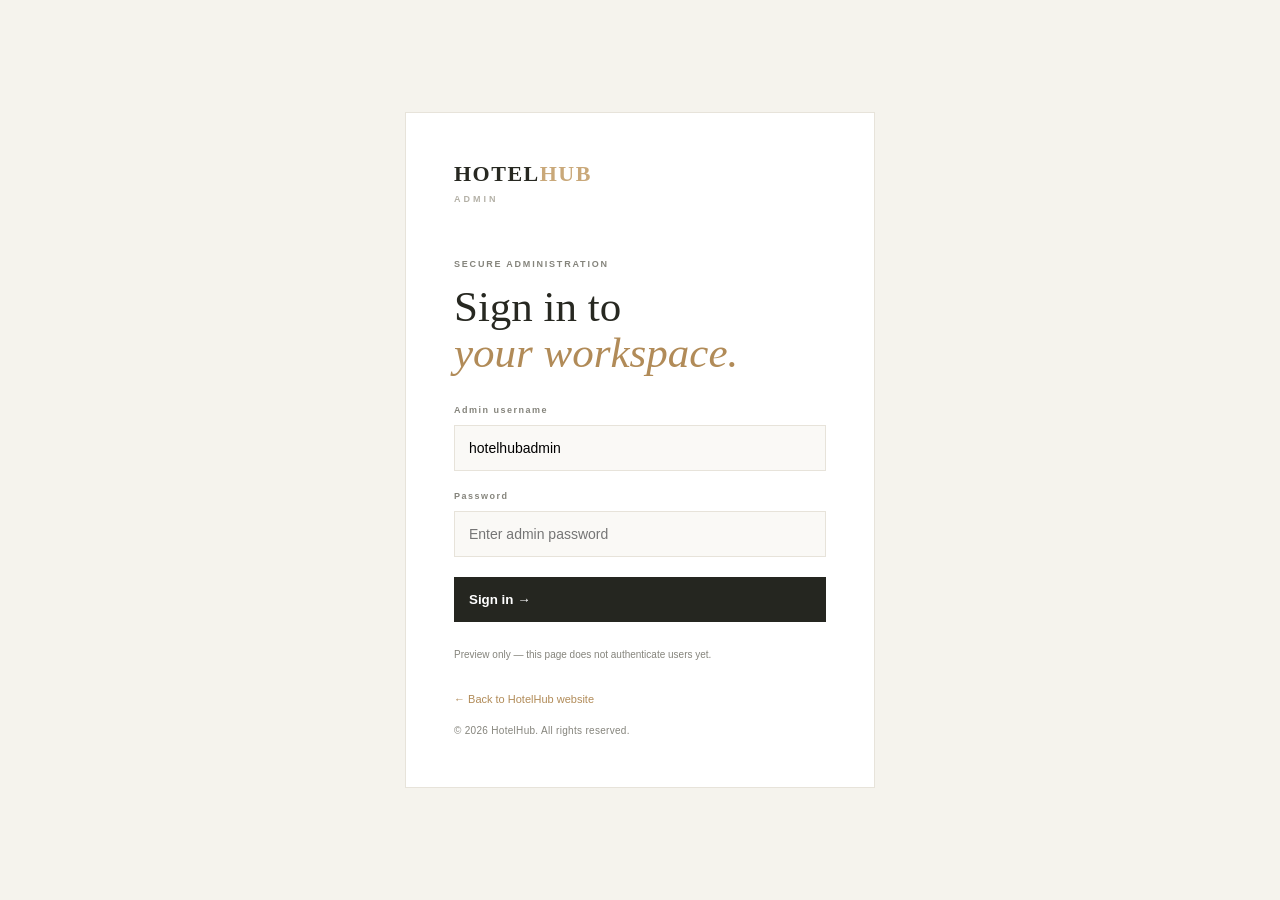
<file: admin-login.html>
<!DOCTYPE html>
<html lang="en">
<head>
    <meta charset="UTF-8">
    <meta name="viewport" content="width=device-width, initial-scale=1.0">
    <title>HotelHub Admin Login</title>
    <link rel="stylesheet" href="css/admin.css">
</head>
<body class="admin-login-page">
    <main class="admin-login-card">
        <a class="admin-brand" href="index.html">HOTEL<span>HUB</span><small>ADMIN</small></a>
        <p class="side-label">SECURE ADMINISTRATION</p>
        <h1>Sign in to<br><em>your workspace.</em></h1>
        <form class="simple-form" onsubmit="event.preventDefault(); alert('This is a visual preview. Secure admin authentication will be implemented in Django.');">
            <label>Admin username<input type="text" value="hotelhubadmin" autocomplete="username" required></label>
            <label>Password<input type="password" placeholder="Enter admin password" autocomplete="current-password" required></label>
            <button class="admin-login-button" type="submit">Sign in →</button>
        </form>
        <p class="admin-disclaimer">Preview only — this page does not authenticate users yet.</p>
        <a class="back-link" href="index.html">← Back to HotelHub website</a>
        <p class="site-copy site-copy-admin">&copy; 2026 HotelHub. All rights reserved.</p>
    </main>
</body>
</html>
</file>
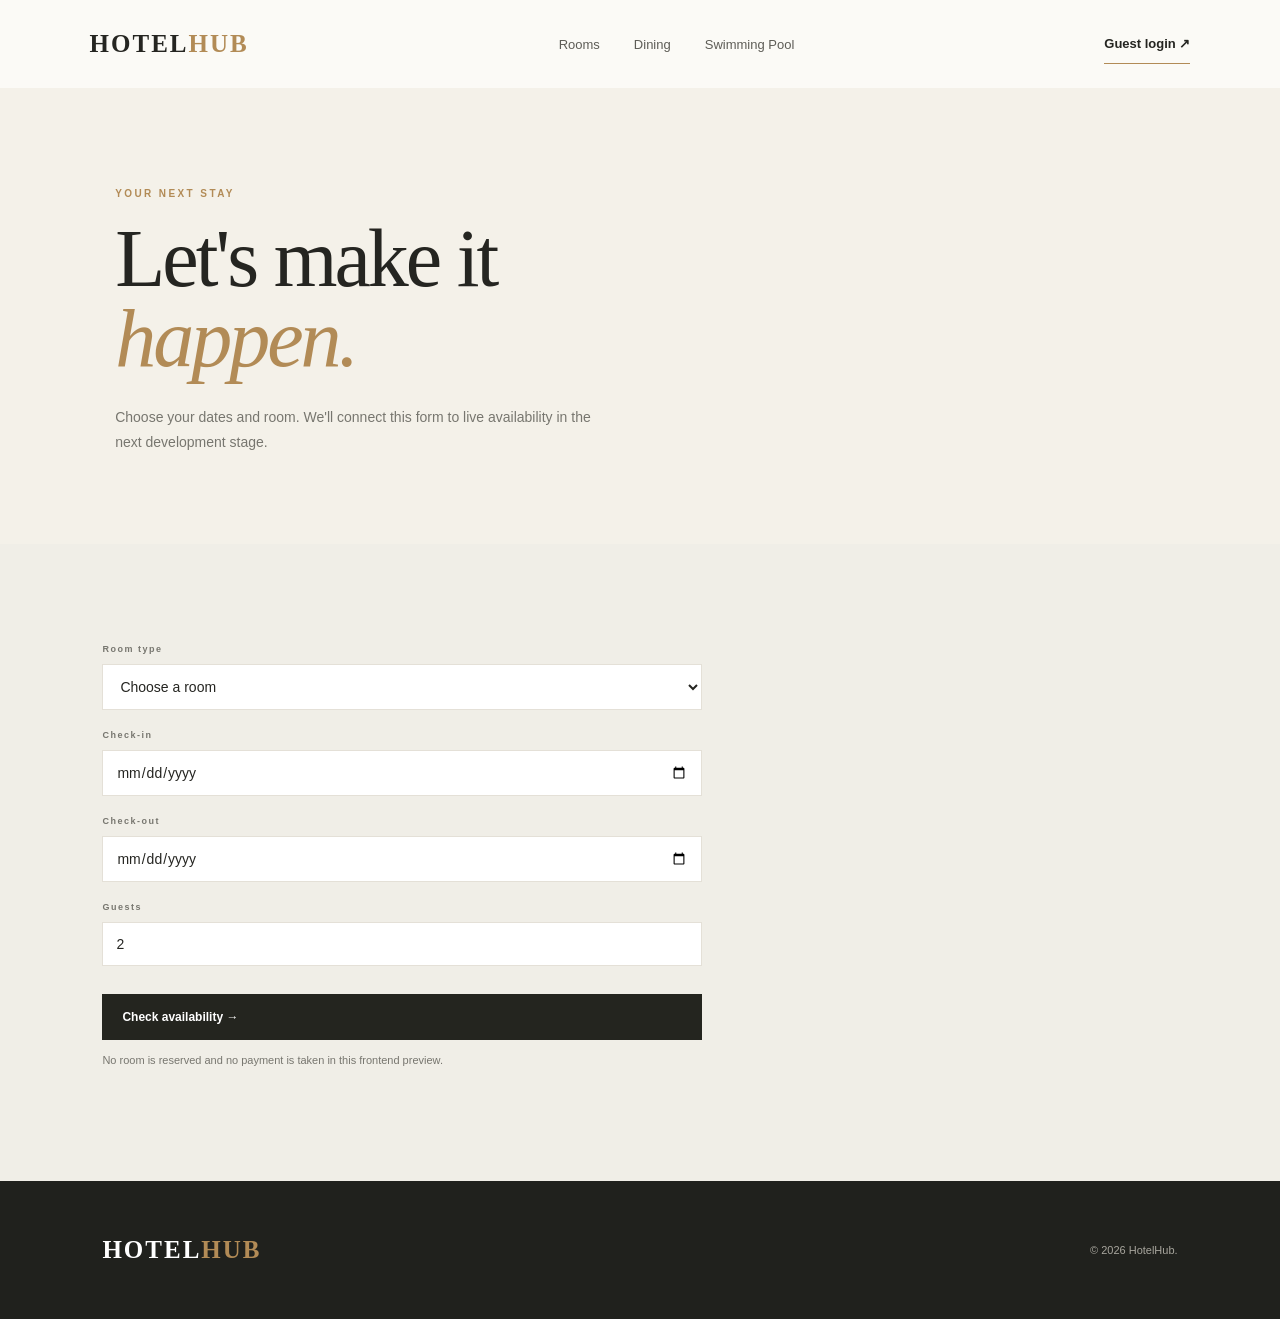
<file: booking.html>
<!DOCTYPE html>
<html lang="en">
<head>
    <meta charset="UTF-8">
    <meta name="viewport" content="width=device-width, initial-scale=1.0">
    <title>Book a Stay | HotelHub</title>
    <link rel="stylesheet" href="css/style.css">
</head>
<body>
    <header class="site-header"><a class="brand" href="index.html">HOTEL<span>HUB</span></a><nav class="main-nav"><a href="rooms.html">Rooms</a><a href="food.html">Dining</a><a href="swimming-pool.html">Swimming Pool</a></nav><a class="nav-cta" href="login.html">Guest login ↗</a></header>
    <main class="page-main"><section class="page-hero"><p class="eyebrow">YOUR NEXT STAY</p><h1>Let's make it<br><em>happen.</em></h1><p>Choose your dates and room. We'll connect this form to live availability in the next development stage.</p></section>
        <section class="section booking-form-section"><form class="simple-form" onsubmit="event.preventDefault(); alert('Demo only: booking will be enabled after backend integration.');"><label>Room type<select required><option value="">Choose a room</option><option>Deluxe Room</option><option>Executive Suite</option><option>Family Room</option></select></label><label>Check-in<input type="date" required></label><label>Check-out<input type="date" required></label><label>Guests<input type="number" min="1" max="6" value="2" required></label><button class="button button-dark" type="submit">Check availability →</button></form><p class="notice">No room is reserved and no payment is taken in this frontend preview.</p></section>
    </main>
    <footer class="site-footer"><a class="brand brand-light" href="index.html">HOTEL<span>HUB</span></a><small>© 2026 HotelHub.</small></footer>
</body>
</html>
</file>
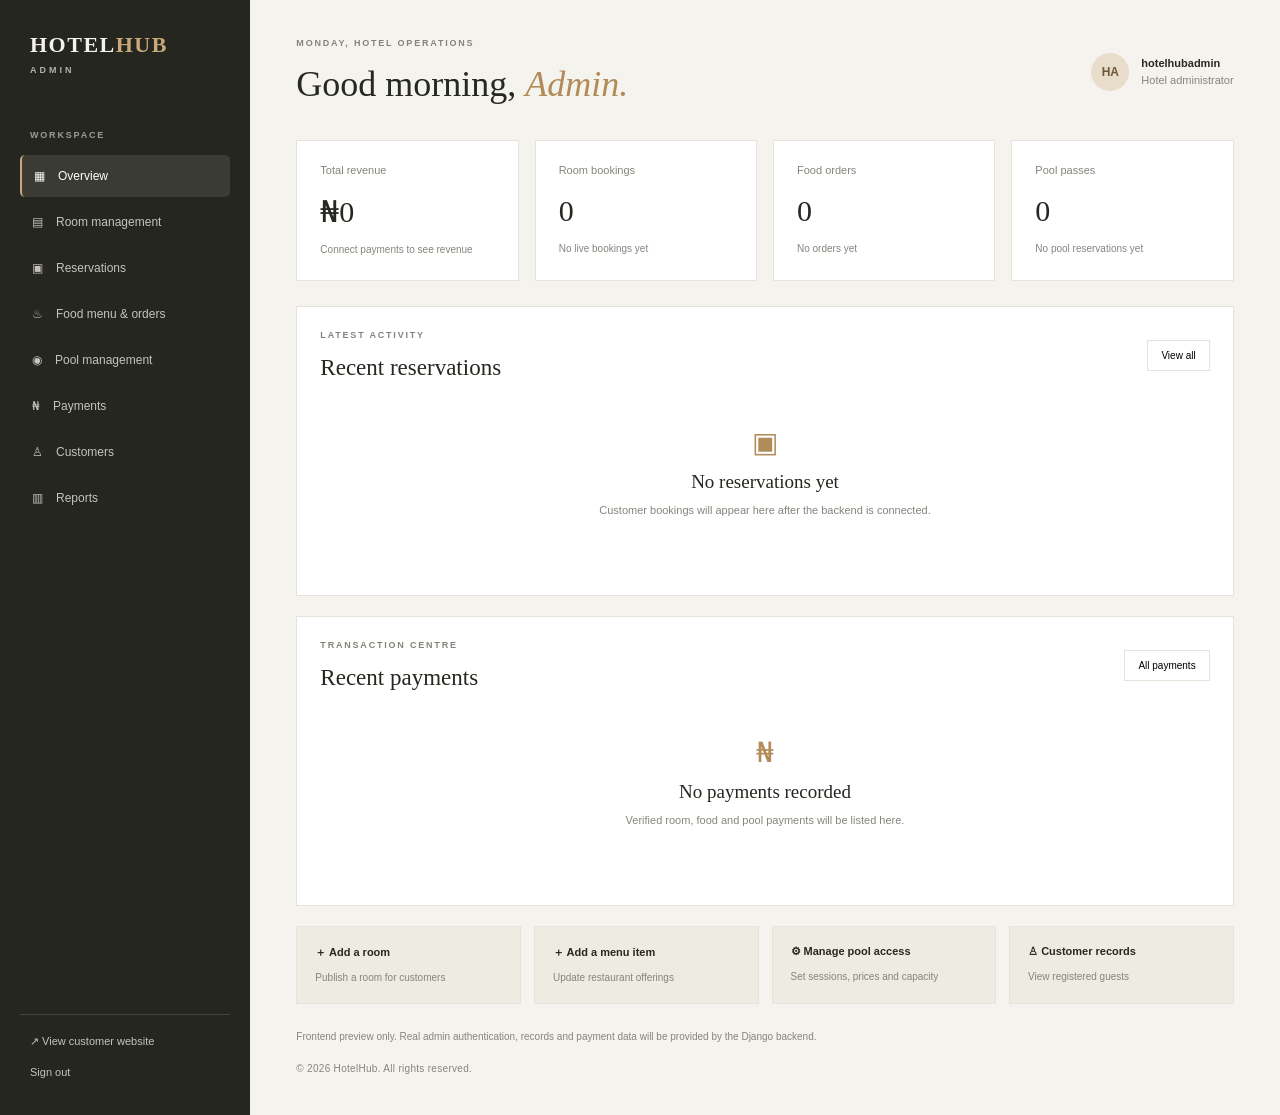
<file: hotelhubadmin.html>
<!DOCTYPE html>
<html lang="en">
<head>
    <meta charset="UTF-8">
    <meta name="viewport" content="width=device-width, initial-scale=1.0">
    <title>HotelHub Admin | Dashboard Preview</title>
    <link rel="stylesheet" href="css/admin.css">
    <script src="js/admin.js" defer></script>
</head>
<body>
    <div class="admin-layout">
        <aside class="sidebar">
            <a class="admin-brand" href="hotelhubadmin.html">HOTEL<span>HUB</span><small>ADMIN</small></a>
            <p class="side-label">WORKSPACE</p>
            <a class="side-link active" href="#overview">▦ <span>Overview</span></a>
            <a class="side-link" href="#rooms">▤ <span>Room management</span></a>
            <a class="side-link" href="#reservations">▣ <span>Reservations</span></a>
            <a class="side-link" href="#food">♨ <span>Food menu & orders</span></a>
            <a class="side-link" href="#pool">◉ <span>Pool management</span></a>
            <a class="side-link" href="#payments">₦ <span>Payments</span></a>
            <a class="side-link" href="#customers">♙ <span>Customers</span></a>
            <a class="side-link" href="#reports">▥ <span>Reports</span></a>
            <div class="sidebar-bottom"><a href="index.html">↗ View customer website</a><a href="admin-login.html">Sign out</a></div>
        </aside>
        <main class="admin-main" id="overview">
            <header class="admin-topbar"><div><p class="side-label">MONDAY, HOTEL OPERATIONS</p><h1>Good morning, <em>Admin.</em></h1></div><div class="admin-user"><span class="avatar">HA</span><div><strong>hotelhubadmin</strong><small>Hotel administrator</small></div></div></header>
            <section class="metric-grid">
                <article class="metric-card"><p>Total revenue</p><h2>₦0</h2><small>Connect payments to see revenue</small></article>
                <article class="metric-card"><p>Room bookings</p><h2>0</h2><small>No live bookings yet</small></article>
                <article class="metric-card"><p>Food orders</p><h2>0</h2><small>No orders yet</small></article>
                <article class="metric-card"><p>Pool passes</p><h2>0</h2><small>No pool reservations yet</small></article>
            </section>
            <section class="admin-panel" id="reservations"><div class="panel-heading"><div><p class="side-label">LATEST ACTIVITY</p><h2>Recent reservations</h2></div><button class="admin-action" type="button">View all</button></div><div class="empty-state"><span>▣</span><h3>No reservations yet</h3><p>Customer bookings will appear here after the backend is connected.</p></div></section>
            <section class="admin-panel" id="payments"><div class="panel-heading"><div><p class="side-label">TRANSACTION CENTRE</p><h2>Recent payments</h2></div><button class="admin-action" type="button">All payments</button></div><div class="empty-state"><span>₦</span><h3>No payments recorded</h3><p>Verified room, food and pool payments will be listed here.</p></div></section>
            <section class="admin-shortcuts">
                <a href="#rooms" id="rooms"><strong>＋ Add a room</strong><span>Publish a room for customers</span></a>
                <a href="#food" id="food"><strong>＋ Add a menu item</strong><span>Update restaurant offerings</span></a>
                <a href="#pool" id="pool"><strong>⚙ Manage pool access</strong><span>Set sessions, prices and capacity</span></a>
                <a href="#customers" id="customers"><strong>♙ Customer records</strong><span>View registered guests</span></a>
            </section>
            <p class="admin-disclaimer">Frontend preview only. Real admin authentication, records and payment data will be provided by the Django backend.</p>
            <p class="site-copy site-copy-admin">&copy; 2026 HotelHub. All rights reserved.</p>
        </main>
    </div>
</body>
</html>
</file>
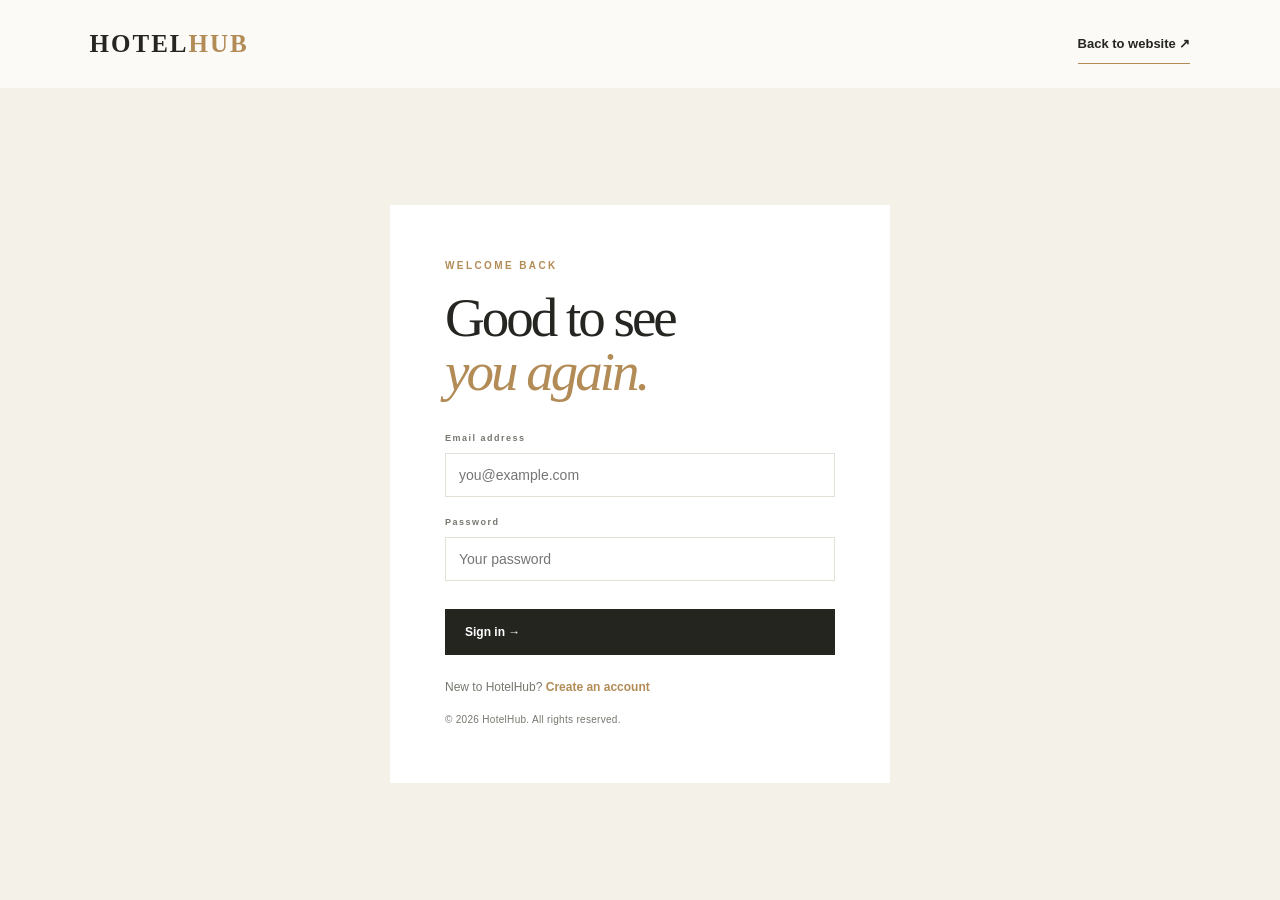
<file: login.html>
<!DOCTYPE html>
<html lang="en">
<head>
    <meta charset="UTF-8">
    <meta name="viewport" content="width=device-width, initial-scale=1.0">
    <title>Guest Login | HotelHub</title>
    <link rel="stylesheet" href="css/style.css">
</head>
<body>
    <header class="site-header"><a class="brand" href="index.html">HOTEL<span>HUB</span></a><a class="nav-cta" href="index.html">Back to website ↗</a></header>
    <main class="auth-wrap"><section class="auth-card"><p class="eyebrow">WELCOME BACK</p><h1>Good to see<br><em>you again.</em></h1><form class="simple-form" onsubmit="event.preventDefault(); alert('Guest login will be connected to Django authentication.');"><label>Email address<input type="email" placeholder="you@example.com" required></label><label>Password<input type="password" placeholder="Your password" required></label><button class="button button-dark" type="submit">Sign in →</button></form><p class="auth-foot">New to HotelHub? <a href="register.html">Create an account</a></p><p class="site-copy">&copy; 2026 HotelHub. All rights reserved.</p></section></main>
</body>
</html>
</file>
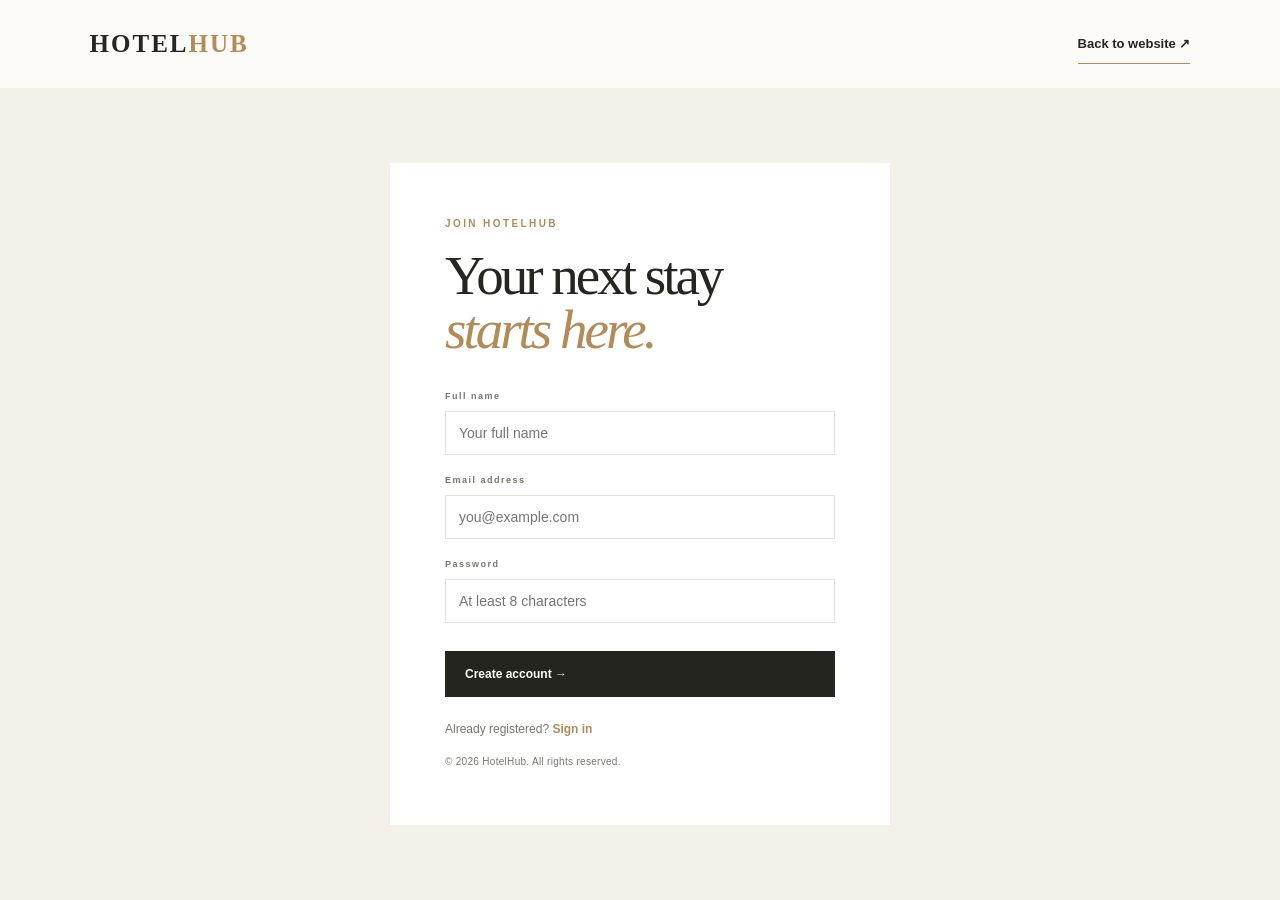
<file: register.html>
<!DOCTYPE html>
<html lang="en">
<head>
    <meta charset="UTF-8">
    <meta name="viewport" content="width=device-width, initial-scale=1.0">
    <title>Create Account | HotelHub</title>
    <link rel="stylesheet" href="css/style.css">
</head>
<body>
    <header class="site-header"><a class="brand" href="index.html">HOTEL<span>HUB</span></a><a class="nav-cta" href="index.html">Back to website ↗</a></header>
    <main class="auth-wrap"><section class="auth-card"><p class="eyebrow">JOIN HOTELHUB</p><h1>Your next stay<br><em>starts here.</em></h1><form class="simple-form" onsubmit="event.preventDefault(); alert('Account creation will be connected to Django.');"><label>Full name<input type="text" placeholder="Your full name" required></label><label>Email address<input type="email" placeholder="you@example.com" required></label><label>Password<input type="password" minlength="8" placeholder="At least 8 characters" required></label><button class="button button-dark" type="submit">Create account →</button></form><p class="auth-foot">Already registered? <a href="login.html">Sign in</a></p><p class="site-copy">&copy; 2026 HotelHub. All rights reserved.</p></section></main>
</body>
</html>
</file>
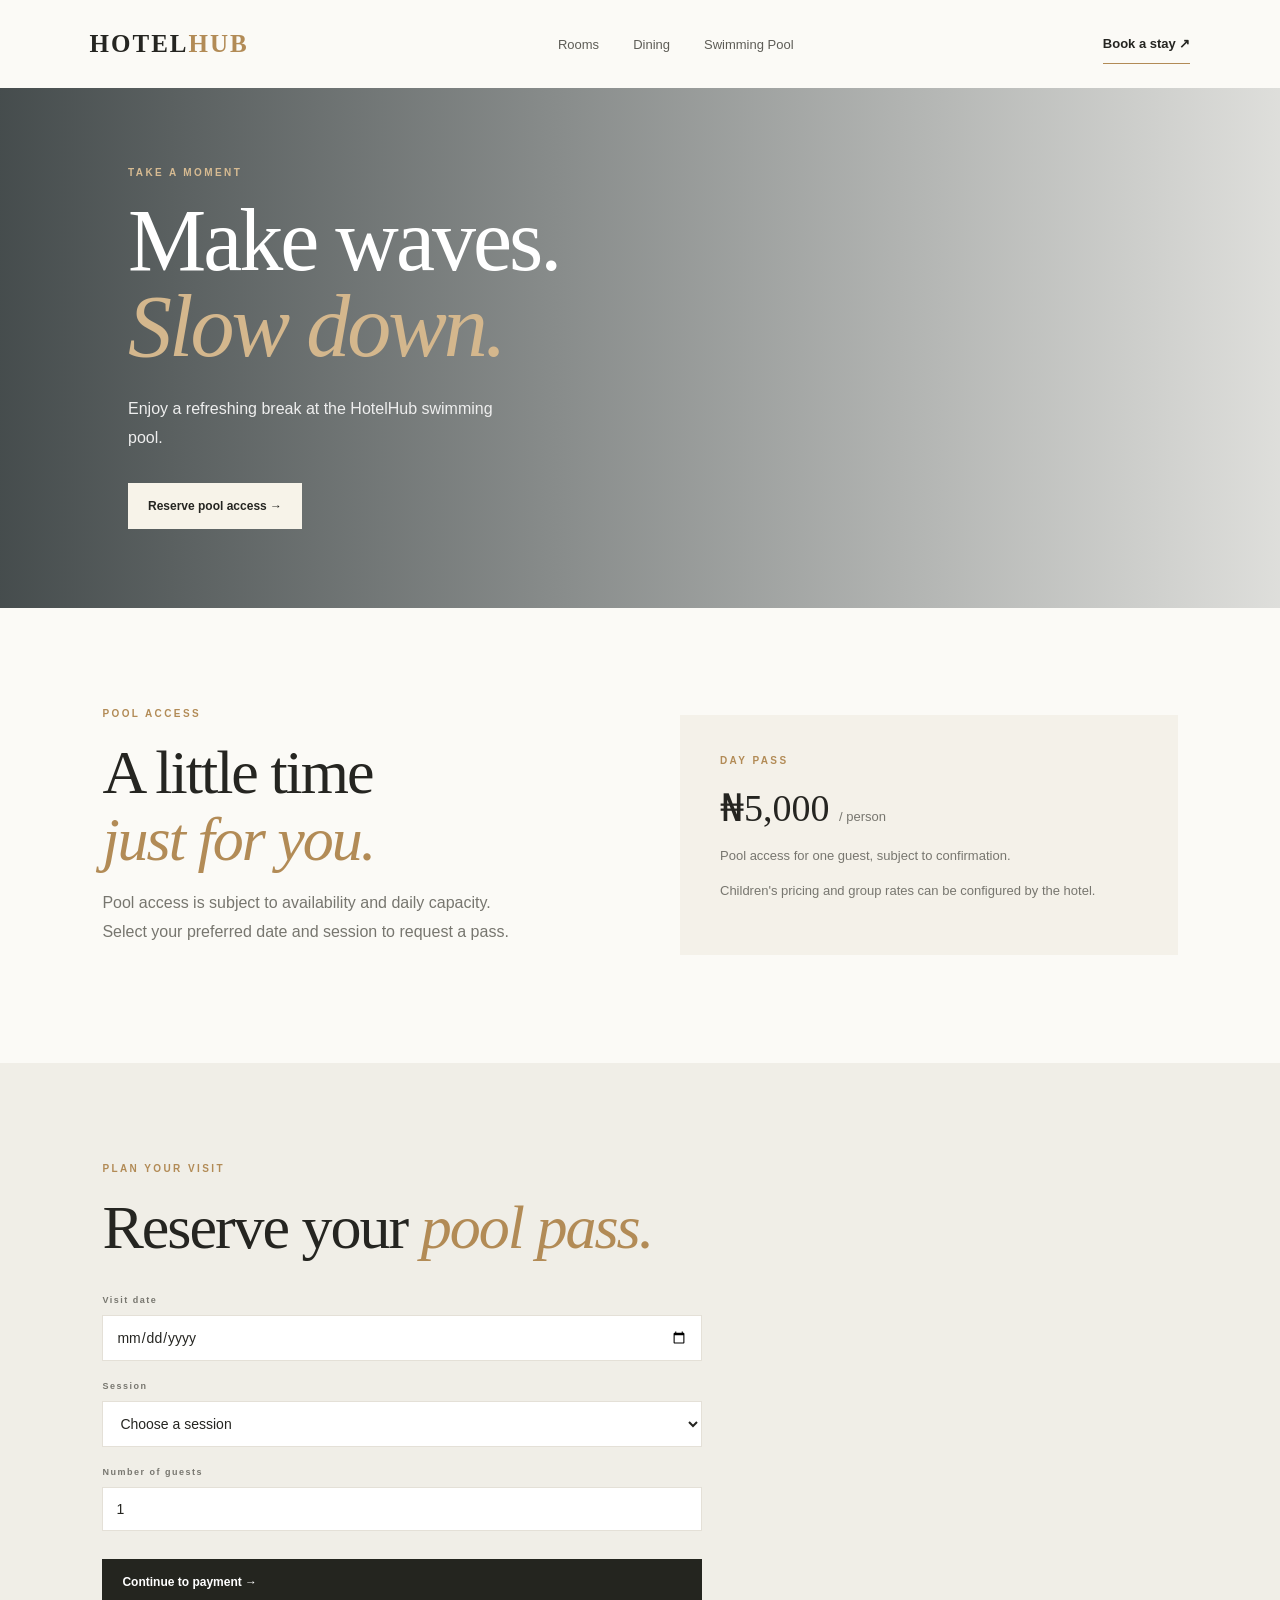
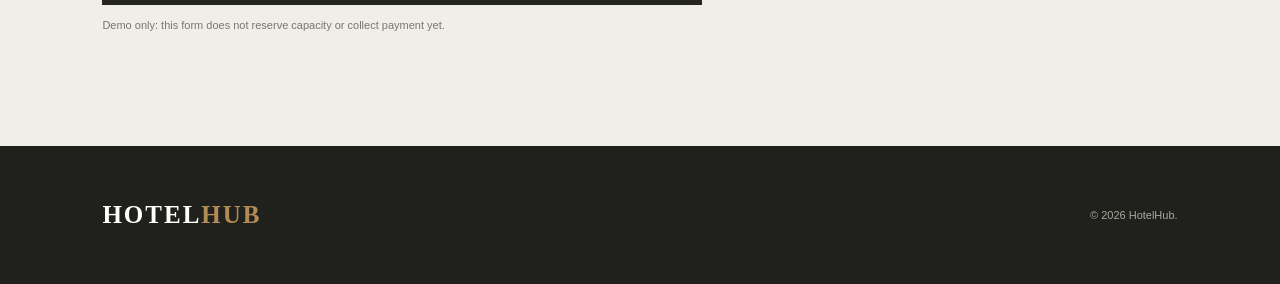
<file: swimming-pool.html>
<!DOCTYPE html>
<html lang="en">
<head>
    <meta charset="UTF-8">
    <meta name="viewport" content="width=device-width, initial-scale=1.0">
    <title>Pool Access | HotelHub</title>
    <link rel="stylesheet" href="css/style.css">
</head>
<body>
    <header class="site-header"><a class="brand" href="index.html">HOTEL<span>HUB</span></a><nav class="main-nav"><a href="rooms.html">Rooms</a><a href="food.html">Dining</a><a href="swimming-pool.html">Swimming Pool</a></nav><a class="nav-cta" href="booking.html">Book a stay ↗</a></header>
    <main class="page-main">
        <section class="pool-hero"><div><p class="eyebrow light">TAKE A MOMENT</p><h1>Make waves.<br><em>Slow down.</em></h1><p>Enjoy a refreshing break at the HotelHub swimming pool.</p><a class="button button-light" href="#pool-booking">Reserve pool access →</a></div></section>
        <section class="section pool-details"><div><p class="eyebrow">POOL ACCESS</p><h2>A little time<br><em>just for you.</em></h2><p>Pool access is subject to availability and daily capacity. Select your preferred date and session to request a pass.</p></div>
            <div class="price-card"><p class="eyebrow">DAY PASS</p><h3>₦5,000 <span>/ person</span></h3><p>Pool access for one guest, subject to confirmation.</p><p class="small-muted">Children's pricing and group rates can be configured by the hotel.</p></div>
        </section>
        <section class="section booking-form-section" id="pool-booking"><p class="eyebrow">PLAN YOUR VISIT</p><h2>Reserve your <em>pool pass.</em></h2><form class="simple-form" onsubmit="event.preventDefault(); alert('Demo only: pool reservations will be enabled when the backend is connected.');"><label>Visit date<input type="date" required></label><label>Session<select required><option value="">Choose a session</option><option>Morning · 9am–12pm</option><option>Afternoon · 1pm–4pm</option><option>Evening · 5pm–7pm</option></select></label><label>Number of guests<input type="number" min="1" max="10" value="1" required></label><button class="button button-dark" type="submit">Continue to payment →</button></form><p class="notice">Demo only: this form does not reserve capacity or collect payment yet.</p></section>
    </main>
    <footer class="site-footer"><a class="brand brand-light" href="index.html">HOTEL<span>HUB</span></a><small>© 2026 HotelHub.</small></footer>
</body>
</html>
</file>
<file: css/admin.css>
:root{--admin-bg:#f5f3ed;--admin-ink:#272821;--admin-muted:#85847c;--admin-gold:#b18b58;--admin-line:#e7e3da;--admin-dark:#252620}*{box-sizing:border-box}body{margin:0;background:var(--admin-bg);color:var(--admin-ink);font-family:Arial,Helvetica,sans-serif}a{text-decoration:none;color:inherit}.admin-layout{display:grid;grid-template-columns:250px 1fr;min-height:100vh}.sidebar{background:var(--admin-dark);color:#f5f2e9;padding:32px 20px;display:flex;flex-direction:column}.admin-brand{font: bold 22px Georgia,serif;letter-spacing:1.5px;margin:0 0 55px 10px}.admin-brand span{color:#c9a879}.admin-brand small{display:block;font: bold 9px Arial;letter-spacing:3px;color:#b4b1a7;margin-top:7px}.side-label{font-size:9px;letter-spacing:1.8px;color:var(--admin-muted);font-weight:bold;margin:0 0 15px}.sidebar .side-label{padding-left:10px;color:#9e9c91}.side-link{display:flex;align-items:center;gap:13px;padding:14px 12px;color:#c5c3ba;font-size:12px;border-radius:5px;margin-bottom:4px}.side-link:hover,.side-link.active{background:#3a3b33;color:white}.side-link.active{border-left:2px solid #c9a879}.sidebar-bottom{margin-top:auto;display:grid;gap:18px;padding:20px 10px 5px;border-top:1px solid #45463e;font-size:11px;color:#c5c3ba}.admin-main{padding:38px 4.5%;max-width:1500px;width:100%;margin:0 auto}.admin-topbar{display:flex;align-items:center;justify-content:space-between;margin-bottom:35px}.admin-topbar h1{font:normal 36px Georgia,serif;margin:0}.admin-topbar h1 em,.admin-login-card h1 em{color:var(--admin-gold)}.admin-user{display:flex;align-items:center;gap:12px}.avatar{width:38px;height:38px;border-radius:50%;background:#e8ddca;display:grid;place-items:center;color:#6f5839;font-size:12px;font-weight:bold}.admin-user strong,.admin-user small{display:block;font-size:11px}.admin-user small{color:var(--admin-muted);margin-top:5px}.metric-grid{display:grid;grid-template-columns:repeat(4,1fr);gap:16px;margin-bottom:25px}.metric-card,.admin-panel{background:white;border:1px solid var(--admin-line);padding:23px}.metric-card>p{font-size:11px;color:var(--admin-muted);margin:0 0 18px}.metric-card h2{font:normal 30px Georgia,serif;margin:0 0 10px}.metric-card small{font-size:10px;color:var(--admin-muted)}.admin-panel{margin-bottom:20px}.panel-heading{display:flex;justify-content:space-between;align-items:center}.panel-heading h2{font:normal 23px Georgia,serif;margin:0}.admin-action{background:transparent;border:1px solid var(--admin-line);padding:9px 13px;font-size:10px;cursor:pointer}.empty-state{text-align:center;padding:45px 15px;color:var(--admin-muted)}.empty-state>span{font-size:28px;color:var(--admin-gold)}.empty-state h3{font:normal 19px Georgia,serif;color:var(--admin-ink);margin:12px 0 8px}.empty-state p{font-size:11px}.admin-shortcuts{display:grid;grid-template-columns:repeat(4,1fr);gap:13px}.admin-shortcuts a{background:#eeebe2;border:1px solid var(--admin-line);padding:18px;display:grid;gap:10px}.admin-shortcuts strong{font-size:11px}.admin-shortcuts span{font-size:10px;color:var(--admin-muted);line-height:1.5}.admin-disclaimer{font-size:10px;color:var(--admin-muted);line-height:1.6;margin-top:25px}.admin-login-page{min-height:100vh;display:grid;place-items:center;padding:25px}.admin-login-card{background:white;padding:48px;width:min(100%,470px);border:1px solid var(--admin-line)}.admin-login-card .admin-brand{display:block;margin:0 0 55px;color:var(--admin-ink)}.admin-login-card h1{font:normal 43px/1.05 Georgia,serif;margin:0 0 30px}.simple-form{display:grid;gap:20px}.simple-form label{font-size:9px;letter-spacing:1.5px;color:var(--admin-muted);font-weight:bold;display:grid;gap:10px}.simple-form input{width:100%;padding:14px;background:#faf9f6;border:1px solid var(--admin-line);font:14px Arial}.admin-login-button{padding:15px;background:var(--admin-dark);color:white;border:0;text-align:left;font-weight:bold;cursor:pointer}.back-link{display:inline-block;font-size:11px;color:var(--admin-gold);margin-top:20px}@media(max-width:950px){.admin-layout{grid-template-columns:210px 1fr}.metric-grid{grid-template-columns:repeat(2,1fr)}.admin-shortcuts{grid-template-columns:repeat(2,1fr)}}@media(max-width:650px){.admin-layout{grid-template-columns:1fr}.sidebar{padding:18px;display:grid;grid-template-columns:1fr 1fr;gap:5px}.admin-brand{grid-column:1/-1;margin:0 0 10px}.sidebar .side-label,.sidebar-bottom{display:none}.side-link{font-size:10px;padding:10px 8px}.admin-main{padding:25px 5%}.admin-topbar{align-items:flex-start;gap:15px;flex-direction:column}.admin-topbar h1{font-size:30px}.metric-grid{gap:9px}.metric-card{padding:15px}.metric-card h2{font-size:25px}.admin-shortcuts{grid-template-columns:1fr 1fr}.admin-login-card{padding:35px 25px}}
.site-copy{margin:16px 0 0;font-size:10px;color:var(--admin-muted);letter-spacing:.3px;line-height:1.6}
</file>
<file: css/style.css>
:root{--ink:#252521;--muted:#77766f;--cream:#f4f1e9;--paper:#fbfaf6;--gold:#b28b56;--line:#e4e0d7;--dark:#24251f}*{box-sizing:border-box}html{scroll-behavior:smooth}body{margin:0;background:var(--paper);color:var(--ink);font-family:Arial,Helvetica,sans-serif}a{color:inherit;text-decoration:none}.site-header{height:88px;padding:0 7%;display:flex;align-items:center;justify-content:space-between;background:var(--paper);position:relative;z-index:5}.brand,.admin-brand{font-family:Georgia,serif;font-size:25px;letter-spacing:2px;font-weight:bold}.brand span,.admin-brand span{color:var(--gold)}.main-nav{display:flex;gap:34px;font-size:13px;color:#5d5c56}.main-nav a:hover,.site-footer a:hover{color:var(--gold)}.nav-cta{font-size:13px;font-weight:bold;border-bottom:1px solid var(--gold);padding:12px 0}.nav-cta span{color:var(--gold);margin-left:8px}.menu-toggle{display:none;background:none;border:0;font-size:25px}.hero{min-height:650px;position:relative;background:url('https://images.unsplash.com/photo-1611892440504-42a792e24d32?auto=format&fit=crop&w=2000&q=90') center/cover;color:white;display:flex;align-items:center;padding:80px 10%}.hero-shade{position:absolute;inset:0;background:linear-gradient(90deg,rgba(20,22,19,.78),rgba(20,22,19,.16))}.hero-content{position:relative;max-width:600px}.eyebrow{font-size:10px;letter-spacing:2.4px;font-weight:bold;color:var(--gold);margin:0 0 20px}.eyebrow.light{color:#d7bb92}.hero h1,.page-hero h1,.pool-hero h1,.auth-card h1{font:normal clamp(52px,7vw,90px)/.98 Georgia,serif;letter-spacing:-3px;margin:0 0 25px}.hero h1 em,.page-hero h1 em,.pool-hero h1 em,.section h2 em,.auth-card h1 em,.admin-topbar h1 em,.admin-login-card h1 em{font-weight:normal;color:#d4b78d}.hero-copy{max-width:410px;line-height:1.8;color:#e5e2da;font-size:15px;margin-bottom:32px}.button{display:inline-flex;align-items:center;justify-content:space-between;gap:35px;padding:16px 20px;font-size:12px;font-weight:bold;border:0;cursor:pointer}.button span{font-size:18px}.button-light{background:#f7f3e9;color:var(--ink)}.button-dark{background:var(--dark);color:white}.button:hover{transform:translateY(-2px);transition:.2s}.hero-note{position:absolute;bottom:30px;left:10%;right:10%;display:flex;justify-content:space-between;font-size:9px;letter-spacing:2px;color:#ddd}.booking-strip{margin:-1px auto 0;background:white;display:grid;grid-template-columns:1fr 1fr 1fr auto;gap:25px;align-items:center;padding:26px 7%;box-shadow:0 12px 35px #29251b0c;position:relative}.booking-strip div{display:flex;flex-direction:column;gap:9px;border-right:1px solid var(--line)}.booking-strip label,.simple-form label{font-size:9px;letter-spacing:1.5px;font-weight:bold;color:var(--muted)}input,select{font:14px Arial;border:0;background:transparent;color:var(--ink);padding:5px 8px 5px 0;outline:none}.section{padding:100px 8%}.intro-section{display:grid;grid-template-columns:1fr 1fr;gap:80px;align-items:end}.section h2,.pool-details h2{font:normal clamp(40px,5vw,62px)/1.08 Georgia,serif;letter-spacing:-2px;margin:0}.section h2 em,.pool-details h2 em{color:var(--gold)}.intro-copy{max-width:430px;line-height:1.9;color:var(--muted);font-size:14px}.text-link{display:inline-block;margin-top:15px;padding-bottom:8px;border-bottom:1px solid var(--gold);font-size:12px;font-weight:bold}.text-link span{color:var(--gold);margin-left:12px}.rooms-section{background:#f0eee7}.section-heading{display:flex;justify-content:space-between;align-items:end;margin-bottom:38px}.section-heading .text-link{margin-bottom:8px}.room-grid{display:grid;grid-template-columns:repeat(3,1fr);gap:22px}.room-card{background:white}.room-card img{width:100%;height:260px;object-fit:cover;display:block}.room-info{padding:20px;display:flex;justify-content:space-between;gap:10px;align-items:start}.room-info h3,.menu-card h3{font:normal 23px Georgia,serif;margin:0 0 9px}.room-info p,.menu-card p{font-size:11px;color:var(--muted);margin:0;line-height:1.6}.room-info strong{font-size:13px;white-space:nowrap}.room-info strong span{font-size:10px;color:var(--muted);font-weight:normal}.experience-section{display:grid;grid-template-columns:1fr 1fr;background:var(--dark);color:white;min-height:550px}.experience-image{background:url('https://images.unsplash.com/photo-1576013551627-0cc20b96c2a7?auto=format&fit=crop&w=1200&q=85') center/cover;min-height:450px}.experience-content{padding:85px 12%;align-self:center}.experience-content h2{font:normal clamp(42px,5vw,64px)/1.05 Georgia,serif;margin:0 0 22px}.experience-content h2 em{color:#d4b78d}.experience-content>p:not(.eyebrow){color:#c6c4bc;line-height:1.8;font-size:13px;max-width:360px}.experience-links{display:flex;gap:25px;margin-top:35px}.experience-links a{font-size:12px;border-bottom:1px solid #a98b61;padding-bottom:9px}.experience-links span{color:#d4b78d;margin-left:8px}.promise-section{padding-top:90px;padding-bottom:110px}.promise-grid{display:grid;grid-template-columns:repeat(3,1fr);gap:45px;margin-top:50px}.promise-grid span{color:var(--gold);font-size:11px}.promise-grid h3{font:normal 23px Georgia,serif;margin:17px 0 10px}.promise-grid p{font-size:13px;color:var(--muted);line-height:1.8;max-width:260px}.site-footer{background:#20211d;color:#eee;padding:55px 8%;display:flex;align-items:center;justify-content:space-between;flex-wrap:wrap;gap:25px}.brand-light{color:white}.site-footer p,.site-footer small{color:#a8a69e;font-size:11px}.site-footer div{display:flex;gap:22px;font-size:11px}.page-main{min-height:65vh}.page-hero{padding:100px 9% 75px;background:var(--cream)}.page-hero h1{color:var(--ink);font-size:clamp(55px,7vw,82px)}.page-hero h1 em{color:var(--gold)}.page-hero>p:last-child{max-width:500px;color:var(--muted);line-height:1.8;font-size:14px}.room-grid-page{padding-top:75px}.full-button{margin:0 20px 20px;width:calc(100% - 40px)}.cart-count{font-size:12px;color:var(--muted)}.menu-grid{display:grid;grid-template-columns:repeat(3,1fr);gap:22px}.menu-card{background:white}.menu-card img{width:100%;height:210px;object-fit:cover}.menu-card>div{padding:20px}.menu-card h3{margin-bottom:8px}.menu-card .eyebrow{font-size:9px;margin-bottom:10px}.menu-bottom{display:flex;justify-content:space-between;align-items:center;margin-top:20px}.menu-bottom strong{font-size:14px}.add-button{border:1px solid var(--gold);background:transparent;padding:9px 15px;cursor:pointer}.add-button:hover{background:var(--gold);color:white}.order-panel{margin-top:35px;background:var(--cream);padding:25px;display:flex;align-items:center;justify-content:space-between;gap:20px}.order-panel h3{font:normal 25px Georgia,serif;margin:0 0 8px}.order-panel p:not(.eyebrow){font-size:12px;color:var(--muted)}.notice,.small-muted{font-size:11px;color:var(--muted);line-height:1.7}.pool-hero{min-height:520px;background:linear-gradient(90deg,#151e20c9,#151e2020),url('https://images.unsplash.com/photo-1576013551627-0cc20b96c2a7?auto=format&fit=crop&w=1800&q=85') center/cover;display:flex;align-items:center;padding:70px 10%;color:white}.pool-hero h1{font-size:clamp(58px,7vw,88px)}.pool-hero p:not(.eyebrow){max-width:400px;color:#eee;line-height:1.8;margin-bottom:30px}.pool-details{display:grid;grid-template-columns:1fr 1fr;gap:80px;align-items:center}.pool-details>div:first-child>p:last-child{color:var(--muted);line-height:1.8;max-width:420px}.price-card{background:var(--cream);padding:40px}.price-card h3{font:normal 38px Georgia,serif;margin:0 0 15px}.price-card h3 span{font:normal 13px Arial;color:var(--muted)}.price-card>p:not(.eyebrow){font-size:13px;color:var(--muted);line-height:1.7}.booking-form-section{background:#f0eee7}.booking-form-section h2{margin-bottom:35px}.simple-form{display:grid;gap:20px;max-width:600px}.simple-form label{display:grid;gap:10px}.simple-form input,.simple-form select{width:100%;padding:13px;background:white;border:1px solid var(--line);font-size:14px}.simple-form .button{margin-top:8px}.auth-wrap{min-height:calc(100vh - 88px);display:grid;place-items:center;padding:50px 20px;background:var(--cream)}.auth-card{background:white;padding:55px;width:min(100%,500px)}.auth-card h1{font-size:55px;color:var(--ink)}.auth-card h1 em{color:var(--gold)}.auth-card .simple-form{margin-top:35px}.auth-foot{font-size:12px;color:var(--muted);margin-top:25px}.auth-foot a{color:var(--gold);font-weight:bold}@media(max-width:850px){.site-header{padding:0 5%;height:75px}.main-nav{gap:15px}.room-grid,.menu-grid{grid-template-columns:repeat(2,1fr)}.booking-strip{grid-template-columns:1fr 1fr}.booking-strip div:nth-child(2){border:0}.intro-section,.pool-details{gap:35px}.experience-content{padding:55px 9%}}@media(max-width:600px){.menu-toggle{display:block;margin-left:auto;margin-right:18px}.main-nav{display:none;position:absolute;top:75px;left:0;right:0;background:white;padding:22px 6%;flex-direction:column;box-shadow:0 12px 20px #0001}.main-nav.open{display:flex}.nav-cta{font-size:11px}.hero{min-height:600px;padding:65px 7%}.hero h1{font-size:60px}.hero-note{left:7%;right:7%;font-size:8px}.booking-strip{padding:22px 6%;gap:18px}.booking-strip .button{grid-column:1/-1}.section{padding:70px 6%}.intro-section,.pool-details,.experience-section{grid-template-columns:1fr}.intro-section{gap:15px}.section-heading{align-items:start;gap:15px;flex-direction:column}.room-grid,.menu-grid,.promise-grid{grid-template-columns:1fr}.room-card img{height:240px}.experience-image{min-height:300px}.experience-content{padding:60px 7%}.promise-grid{gap:20px;margin-top:30px}.page-hero{padding:75px 7% 55px}.page-hero h1{font-size:58px}.pool-hero{min-height:480px;padding:55px 7%}.order-panel{align-items:start;flex-direction:column}.site-footer{padding:45px 7%;align-items:start;flex-direction:column}.site-footer div{flex-wrap:wrap}.auth-card{padding:35px 25px}.auth-card h1{font-size:48px}}
.site-copy{margin:18px 0 0;font-size:10px;color:var(--muted);letter-spacing:.3px;line-height:1.6}
</file>
